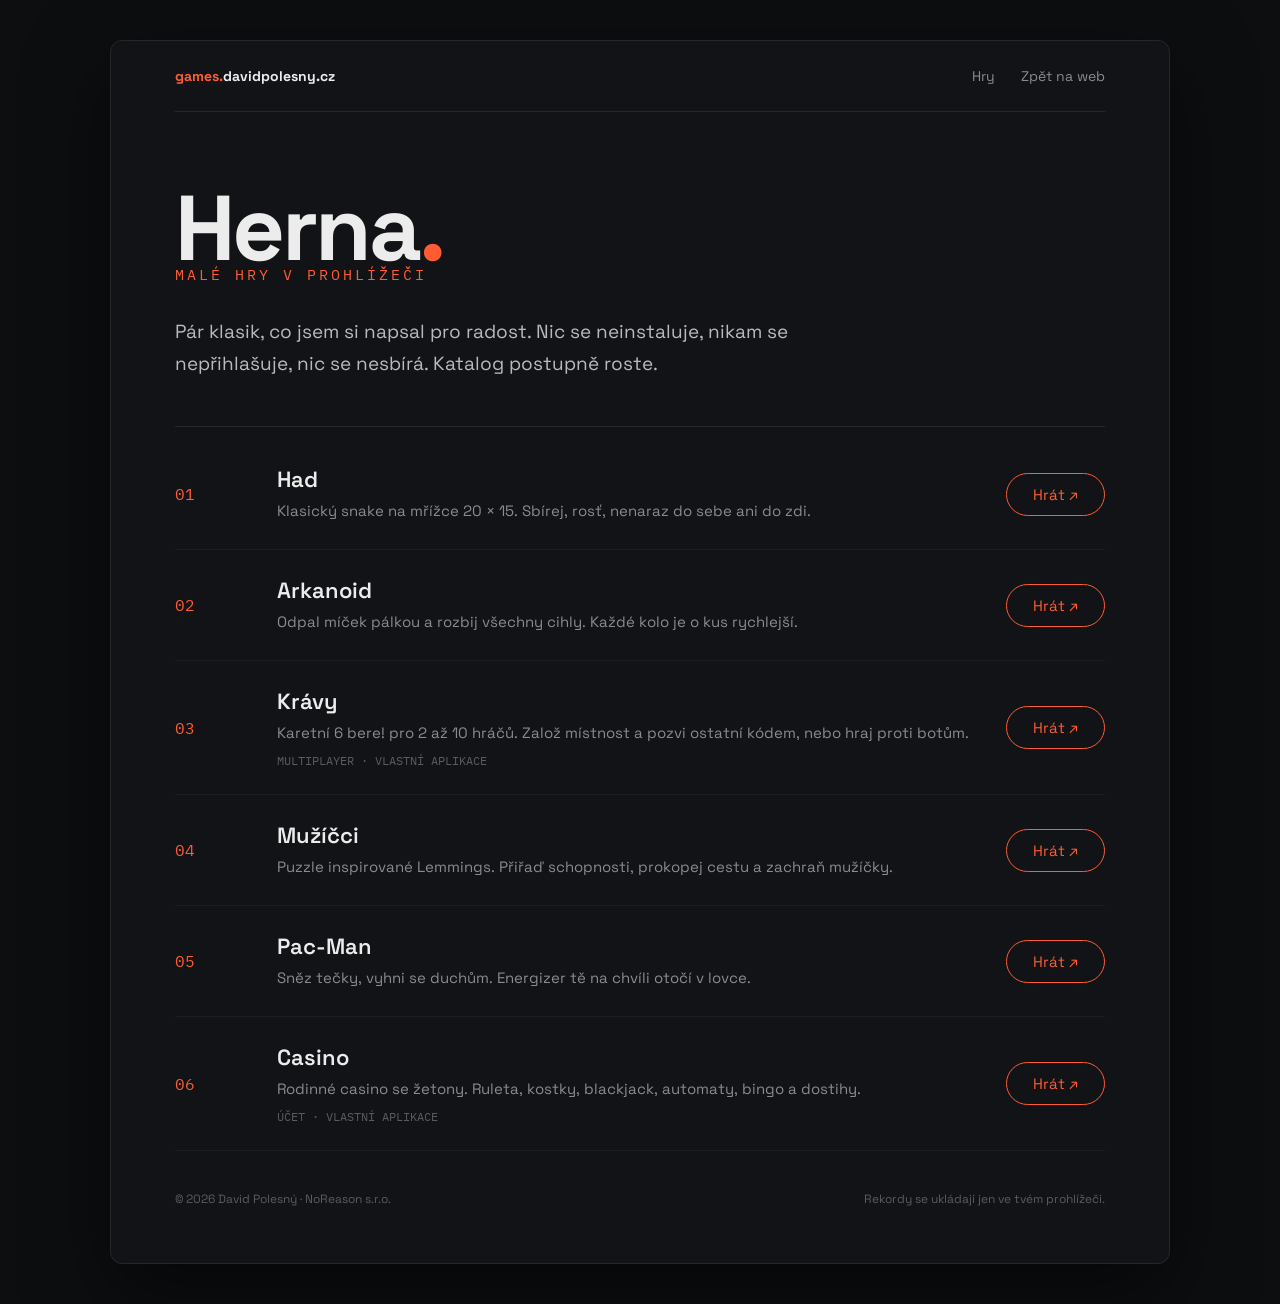
<file: index.html>
<!DOCTYPE html>
<html lang="cs">
<head>
<meta charset="utf-8">
<meta name="viewport" content="width=device-width, initial-scale=1">
<title>Herna — davidpolesny.cz</title>
<meta name="description" content="Malé hry v prohlížeči od Davida Polesného. Had, Arkanoid, Krávy, Mužíčci, Pac-Man a Casino.">
<meta name="theme-color" content="#0d0e10">
<link rel="canonical" href="https://games.davidpolesny.cz/">
<meta property="og:type" content="website">
<meta property="og:site_name" content="games.davidpolesny.cz">
<meta property="og:title" content="Herna — davidpolesny.cz">
<meta property="og:description" content="Malé hry v prohlížeči. Had, Arkanoid, Krávy, Mužíčci, Pac-Man a Casino.">
<meta property="og:url" content="https://games.davidpolesny.cz/">
<meta property="og:locale" content="cs_CZ">
<link rel="icon" href="/favicon.svg" type="image/svg+xml">
<link rel="preconnect" href="https://fonts.googleapis.com">
<link rel="preconnect" href="https://fonts.gstatic.com" crossorigin>
<link href="https://fonts.googleapis.com/css2?family=Space+Grotesk:wght@400;500;700&family=IBM+Plex+Mono:wght@400;500&display=swap" rel="stylesheet">
<link rel="stylesheet" href="/assets/site.css">
</head>
<body>
<div class="card">

  <header class="topbar">
    <span class="brand"><span>games.</span>davidpolesny.cz</span>
    <nav class="topnav">
      <a href="#hry">Hry</a>
      <a href="https://www.davidpolesny.cz/">Zpět na web</a>
    </nav>
  </header>

  <section class="hero">
    <div class="hero-title">
      <h1>Herna<span>.</span></h1>
      <div class="kicker">MALÉ HRY V PROHLÍŽEČI</div>
    </div>
    <p class="lede">Pár klasik, co jsem si napsal pro radost. Nic se neinstaluje, nikam se nepřihlašuje, nic se nesbírá. Katalog postupně roste.</p>
  </section>

  <section id="hry" class="catalog">

    <article class="game-row">
      <div class="game-num">01</div>
      <div class="game-body">
        <span class="game-name">Had</span>
        <span class="game-desc">Klasický snake na mřížce 20 × 15. Sbírej, rosť, nenaraz do sebe ani do zdi.</span>
        <span class="game-meta" data-best="had" hidden></span>
      </div>
      <div class="game-action"><a class="btn" href="/hry/had/">Hrát ↗</a></div>
    </article>

    <article class="game-row">
      <div class="game-num">02</div>
      <div class="game-body">
        <span class="game-name">Arkanoid</span>
        <span class="game-desc">Odpal míček pálkou a rozbij všechny cihly. Každé kolo je o kus rychlejší.</span>
        <span class="game-meta" data-best="arkanoid" hidden></span>
      </div>
      <div class="game-action"><a class="btn" href="/hry/arkanoid/">Hrát ↗</a></div>
    </article>

    <article class="game-row">
      <div class="game-num">03</div>
      <div class="game-body">
        <span class="game-name">Krávy</span>
        <span class="game-desc">Karetní 6 bere! pro 2 až 10 hráčů. Založ místnost a pozvi ostatní kódem, nebo hraj proti botům.</span>
        <span class="game-meta">MULTIPLAYER · VLASTNÍ APLIKACE</span>
      </div>
      <div class="game-action"><a class="btn" href="https://kravy.davidpolesny.cz/">Hrát ↗</a></div>
    </article>

    <article class="game-row">
      <div class="game-num">04</div>
      <div class="game-body">
        <span class="game-name">Mužíčci</span>
        <span class="game-desc">Puzzle inspirované Lemmings. Přiřaď schopnosti, prokopej cestu a zachraň mužíčky.</span>
        <span class="game-meta" data-best="muzici" hidden></span>
      </div>
      <div class="game-action"><a class="btn" href="/hry/muzici/">Hrát ↗</a></div>
    </article>

    <article class="game-row">
      <div class="game-num">05</div>
      <div class="game-body">
        <span class="game-name">Pac-Man</span>
        <span class="game-desc">Sněz tečky, vyhni se duchům. Energizer tě na chvíli otočí v lovce.</span>
        <span class="game-meta" data-best="pacman" hidden></span>
      </div>
      <div class="game-action"><a class="btn" href="/hry/pacman/">Hrát ↗</a></div>
    </article>

    <article class="game-row">
      <div class="game-num">06</div>
      <div class="game-body">
        <span class="game-name">Casino</span>
        <span class="game-desc">Rodinné casino se žetony. Ruleta, kostky, blackjack, automaty, bingo a dostihy.</span>
        <span class="game-meta">ÚČET · VLASTNÍ APLIKACE</span>
      </div>
      <div class="game-action"><a class="btn" href="https://casino.davidpolesny.cz/">Hrát ↗</a></div>
    </article>

  </section>

  <footer class="foot">
    <span>© 2026 David Polesný · NoReason s.r.o.</span>
    <span>Rekordy se ukládají jen ve tvém prohlížeči.</span>
  </footer>

</div>

<script>
/* Rekordy v katalogu — jen když v tomhle prohlížeči nějaké jsou. */
(function () {
  var rows = document.querySelectorAll('[data-best]');
  for (var i = 0; i < rows.length; i++) {
    var slug = rows[i].getAttribute('data-best');
    var best = 0;
    try { best = parseInt(localStorage.getItem('dp-games:' + slug + ':best'), 10) || 0; } catch (e) {}
    if (best > 0) {
      rows[i].textContent = 'TVŮJ REKORD ' + String(best).replace(/\B(?=(\d{3})+(?!\d))/g, ' ');
      rows[i].hidden = false;
    }
  }
})();
</script>
<script src="https://stats.davidpolesny.cz/beacon.js" defer></script>
</body>
</html>
</file>
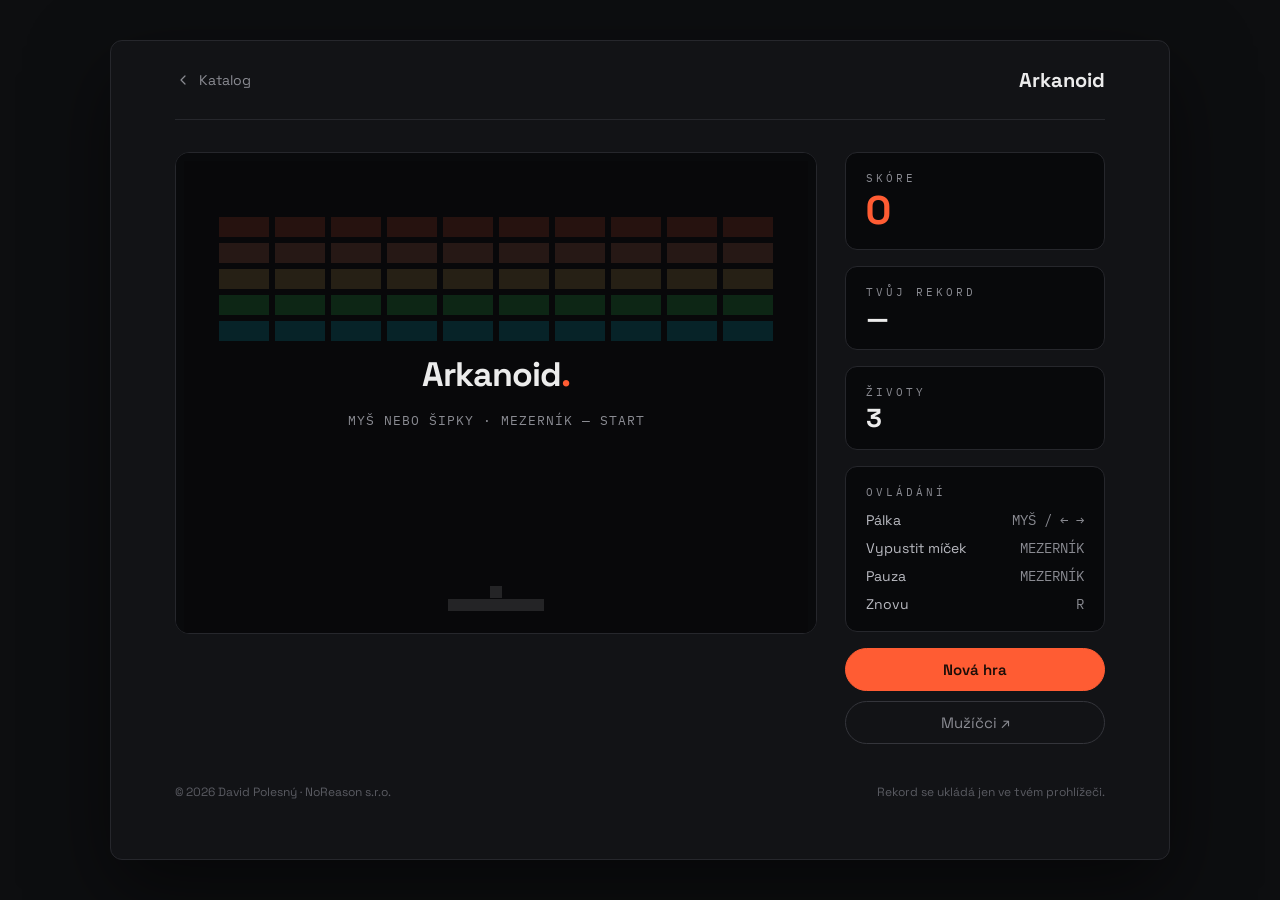
<file: hry/arkanoid/index.html>
<!DOCTYPE html>
<html lang="cs">
<head>
<meta charset="utf-8">
<meta name="viewport" content="width=device-width, initial-scale=1">
<title>Arkanoid — Herna davidpolesny.cz</title>
<meta name="description" content="Arkanoid (breakout) v prohlížeči. Odpal míček pálkou a rozbij všechny cihly.">
<meta name="theme-color" content="#0d0e10">
<link rel="canonical" href="https://games.davidpolesny.cz/hry/arkanoid/">
<link rel="icon" href="/favicon.svg" type="image/svg+xml">
<link rel="preconnect" href="https://fonts.googleapis.com">
<link rel="preconnect" href="https://fonts.gstatic.com" crossorigin>
<link href="https://fonts.googleapis.com/css2?family=Space+Grotesk:wght@400;500;700&family=IBM+Plex+Mono:wght@400;500&display=swap" rel="stylesheet">
<link rel="stylesheet" href="/assets/site.css">
</head>
<body>
<div class="card">

  <header class="game-head">
    <a class="back" href="/">
      <svg width="16" height="16" viewBox="0 0 24 24" fill="none" stroke="currentColor" stroke-width="1.8" stroke-linecap="round" stroke-linejoin="round"><path d="M15 18l-6-6 6-6"></path></svg>
      Katalog
    </a>
    <span class="game-title">Arkanoid</span>
  </header>

  <div class="stage">

    <div class="screen">
      <canvas id="screen" width="640" height="480" aria-label="Hrací plocha hry Arkanoid"></canvas>
      <div class="overlay" id="overlay">
        <div class="overlay-title" data-overlay-title></div>
        <div class="overlay-sub" data-overlay-sub></div>
      </div>
    </div>

    <div class="side">

      <div class="stat">
        <span class="stat-label">SKÓRE</span>
        <span class="stat-value" id="score">0</span>
      </div>

      <div class="stat">
        <span class="stat-label">TVŮJ REKORD</span>
        <span class="stat-value is-small" id="best">—</span>
      </div>

      <div class="stat">
        <span class="stat-label">ŽIVOTY</span>
        <span class="stat-value is-small" id="lives">3</span>
      </div>

      <div class="keys">
        <span class="stat-label">OVLÁDÁNÍ</span>
        <div class="keys-list">
          <span class="keys-row"><span>Pálka</span><b>MYŠ / ← →</b></span>
          <span class="keys-row"><span>Vypustit míček</span><b>MEZERNÍK</b></span>
          <span class="keys-row"><span>Pauza</span><b>MEZERNÍK</b></span>
          <span class="keys-row"><span>Znovu</span><b>R</b></span>
        </div>
      </div>

      <div class="dpad" id="dpad">
        <button class="up" type="button" data-dir="up" aria-label="Vypustit míček">↑</button>
        <button class="left" type="button" data-dir="left" aria-label="Doleva">←</button>
        <button class="right" type="button" data-dir="right" aria-label="Doprava">→</button>
      </div>

      <div class="side-actions">
        <button class="btn btn-solid" type="button" id="btn-new">Nová hra</button>
        <a class="btn btn-quiet" href="/hry/muzici/">Mužíčci ↗</a>
      </div>

    </div>
  </div>

  <footer class="foot">
    <span>© 2026 David Polesný · NoReason s.r.o.</span>
    <span>Rekord se ukládá jen ve tvém prohlížeči.</span>
  </footer>

</div>

<script src="/assets/arcade.js"></script>
<script src="arkanoid.js"></script>
</body>
</html>
</file>
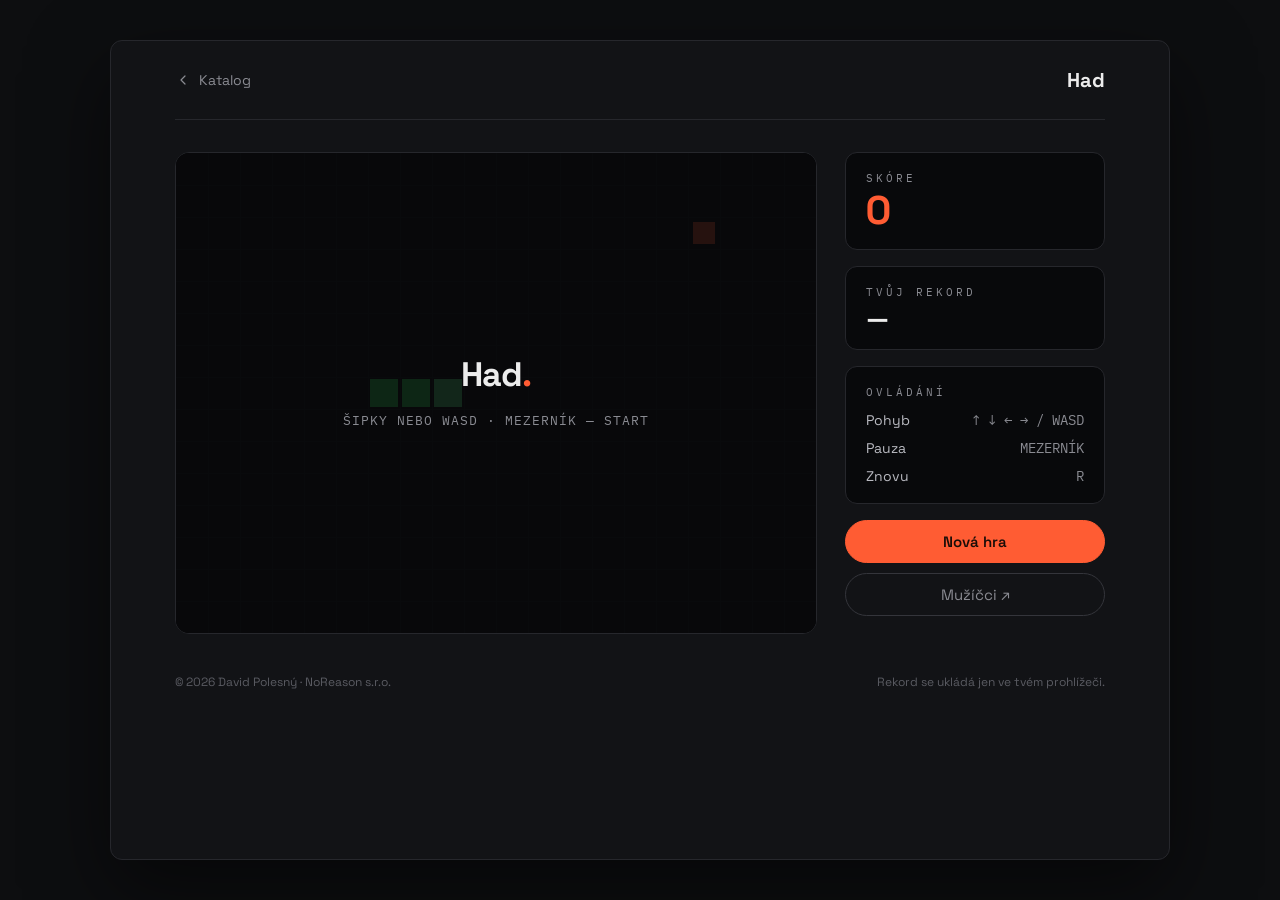
<file: hry/had/index.html>
<!DOCTYPE html>
<html lang="cs">
<head>
<meta charset="utf-8">
<meta name="viewport" content="width=device-width, initial-scale=1">
<title>Had — Herna davidpolesny.cz</title>
<meta name="description" content="Klasický had (snake) v prohlížeči. Šipky nebo WASD, na mobilu swipe.">
<meta name="theme-color" content="#0d0e10">
<link rel="canonical" href="https://games.davidpolesny.cz/hry/had/">
<link rel="icon" href="/favicon.svg" type="image/svg+xml">
<link rel="preconnect" href="https://fonts.googleapis.com">
<link rel="preconnect" href="https://fonts.gstatic.com" crossorigin>
<link href="https://fonts.googleapis.com/css2?family=Space+Grotesk:wght@400;500;700&family=IBM+Plex+Mono:wght@400;500&display=swap" rel="stylesheet">
<link rel="stylesheet" href="/assets/site.css">
</head>
<body>
<div class="card">

  <header class="game-head">
    <a class="back" href="/">
      <svg width="16" height="16" viewBox="0 0 24 24" fill="none" stroke="currentColor" stroke-width="1.8" stroke-linecap="round" stroke-linejoin="round"><path d="M15 18l-6-6 6-6"></path></svg>
      Katalog
    </a>
    <span class="game-title">Had</span>
  </header>

  <div class="stage">

    <div class="screen">
      <canvas id="screen" width="640" height="480" aria-label="Hrací plocha hry Had"></canvas>
      <div class="overlay" id="overlay">
        <div class="overlay-title" data-overlay-title></div>
        <div class="overlay-sub" data-overlay-sub></div>
      </div>
    </div>

    <div class="side">

      <div class="stat">
        <span class="stat-label">SKÓRE</span>
        <span class="stat-value" id="score">0</span>
      </div>

      <div class="stat">
        <span class="stat-label">TVŮJ REKORD</span>
        <span class="stat-value is-small" id="best">—</span>
      </div>

      <div class="keys">
        <span class="stat-label">OVLÁDÁNÍ</span>
        <div class="keys-list">
          <span class="keys-row"><span>Pohyb</span><b>↑ ↓ ← → / WASD</b></span>
          <span class="keys-row"><span>Pauza</span><b>MEZERNÍK</b></span>
          <span class="keys-row"><span>Znovu</span><b>R</b></span>
        </div>
      </div>

      <div class="dpad" id="dpad">
        <button class="up" type="button" data-dir="up" aria-label="Nahoru">↑</button>
        <button class="left" type="button" data-dir="left" aria-label="Doleva">←</button>
        <button class="down" type="button" data-dir="down" aria-label="Dolů">↓</button>
        <button class="right" type="button" data-dir="right" aria-label="Doprava">→</button>
      </div>

      <div class="side-actions">
        <button class="btn btn-solid" type="button" id="btn-new">Nová hra</button>
        <a class="btn btn-quiet" href="/hry/muzici/">Mužíčci ↗</a>
      </div>

    </div>
  </div>

  <footer class="foot">
    <span>© 2026 David Polesný · NoReason s.r.o.</span>
    <span>Rekord se ukládá jen ve tvém prohlížeči.</span>
  </footer>

</div>

<script src="/assets/arcade.js"></script>
<script src="had.js"></script>
</body>
</html>
</file>
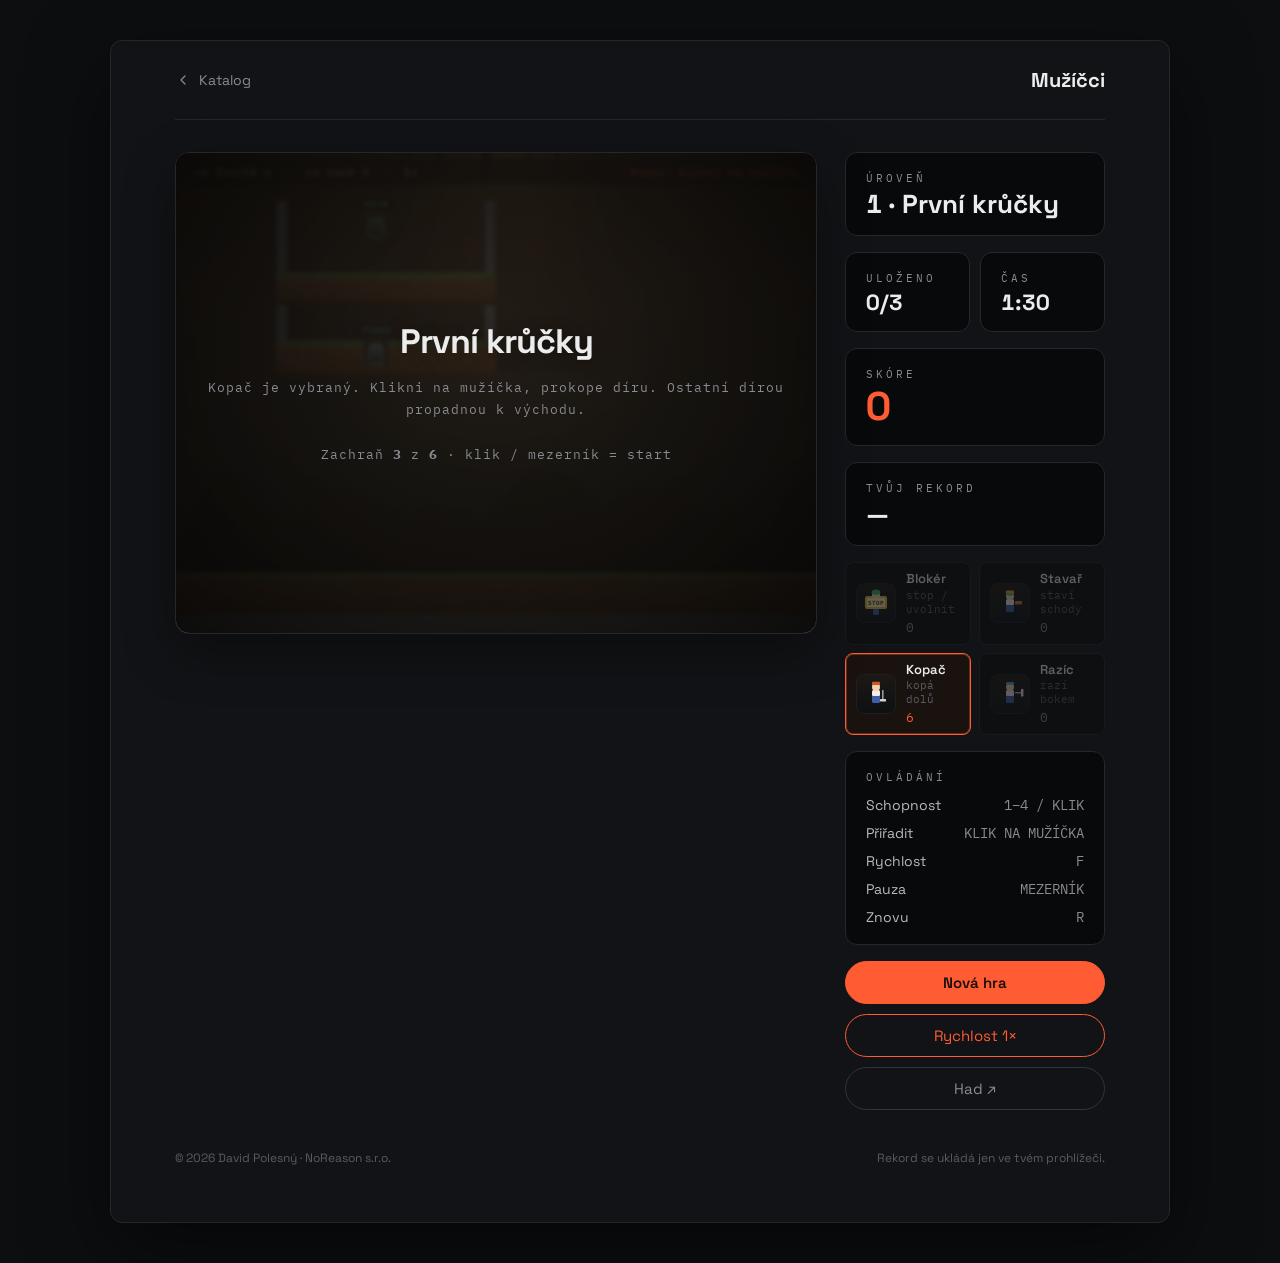
<file: hry/muzici/index.html>
<!DOCTYPE html>
<html lang="cs">
<head>
<meta charset="utf-8">
<meta name="viewport" content="width=device-width, initial-scale=1">
<title>Mužíčci — Herna davidpolesny.cz</title>
<meta name="description" content="Mužíčci — puzzle inspirované Lemmings. Přiřaď schopnosti, prokopej cestu a zachraň mužíčky.">
<meta name="theme-color" content="#0d0e10">
<link rel="canonical" href="https://games.davidpolesny.cz/hry/muzici/">
<link rel="icon" href="/favicon.svg" type="image/svg+xml">
<link rel="preconnect" href="https://fonts.googleapis.com">
<link rel="preconnect" href="https://fonts.gstatic.com" crossorigin>
<link href="https://fonts.googleapis.com/css2?family=Space+Grotesk:wght@400;500;700&family=IBM+Plex+Mono:wght@400;500&display=swap" rel="stylesheet">
<link rel="stylesheet" href="/assets/site.css">
<link rel="stylesheet" href="muzici.css?v=7">
</head>
<body>
<div class="card">

  <header class="game-head">
    <a class="back" href="/">
      <svg width="16" height="16" viewBox="0 0 24 24" fill="none" stroke="currentColor" stroke-width="1.8" stroke-linecap="round" stroke-linejoin="round"><path d="M15 18l-6-6 6-6"></path></svg>
      Katalog
    </a>
    <span class="game-title">Mužíčci</span>
  </header>

  <div class="stage">

    <div class="screen">
      <canvas id="screen" width="640" height="480" aria-label="Hrací plocha hry Mužíčci"></canvas>
      <div class="overlay" id="overlay">
        <div class="overlay-title" data-overlay-title></div>
        <div class="overlay-sub" data-overlay-sub></div>
      </div>
    </div>

    <div class="side">

      <div class="stat">
        <span class="stat-label">ÚROVEŇ</span>
        <span class="stat-value is-small" id="level-name">1</span>
      </div>

      <div class="stat-row">
        <div class="stat is-compact">
          <span class="stat-label">ULOŽENO</span>
          <span class="stat-value is-small" id="saved">0/5</span>
        </div>
        <div class="stat is-compact">
          <span class="stat-label">ČAS</span>
          <span class="stat-value is-small" id="time">2:00</span>
        </div>
      </div>

      <div class="stat">
        <span class="stat-label">SKÓRE</span>
        <span class="stat-value" id="score">0</span>
      </div>

      <div class="stat">
        <span class="stat-label">TVŮJ REKORD</span>
        <span class="stat-value is-small" id="best">—</span>
      </div>

      <div class="skills" id="skills" role="toolbar" aria-label="Schopnosti">
        <button type="button" class="skill" data-skill="blocker" aria-pressed="false">
          <span class="skill-art" aria-hidden="true">
            <svg viewBox="0 0 32 32" width="32" height="32" fill="none"><rect x="5" y="9" width="22" height="13" rx="2" fill="#E8B84A"/><rect x="7" y="11" width="18" height="9" rx="1" fill="#FFF1B8"/><text x="16" y="18" text-anchor="middle" font-size="6" font-family="IBM Plex Mono, monospace" font-weight="700" fill="#5A3A08">STOP</text><rect x="13" y="22" width="6" height="6" rx="1" fill="#3E5FA8"/><circle cx="16" cy="8" r="4" fill="#F3D0AE"/><ellipse cx="16" cy="5.2" rx="4.2" ry="2.6" fill="#3BB85A"/></svg>
          </span>
          <span class="skill-meta">
            <span class="skill-name">Blokér</span>
            <span class="skill-hint">stop / uvolnit</span>
            <span class="skill-count" data-count>0</span>
          </span>
        </button>
        <button type="button" class="skill" data-skill="builder" aria-pressed="false">
          <span class="skill-art" aria-hidden="true">
            <svg viewBox="0 0 32 32" width="32" height="32" fill="none"><rect x="12" y="16" width="8" height="9" rx="1.5" fill="#3E5FA8"/><rect x="12" y="12" width="8" height="6" rx="1.5" fill="#F3EEE4"/><circle cx="16" cy="9" r="4" fill="#F3D0AE"/><ellipse cx="16" cy="6.2" rx="4.2" ry="2.4" fill="#3BB85A"/><rect x="12" y="3.5" width="8" height="3" rx="1" fill="#E8A030"/><rect x="21" y="14" width="7" height="3.5" rx="0.8" fill="#C47840"/></svg>
          </span>
          <span class="skill-meta">
            <span class="skill-name">Stavař</span>
            <span class="skill-hint">staví schody</span>
            <span class="skill-count" data-count>0</span>
          </span>
        </button>
        <button type="button" class="skill" data-skill="digger" aria-pressed="false">
          <span class="skill-art" aria-hidden="true">
            <svg viewBox="0 0 32 32" width="32" height="32" fill="none"><rect x="12" y="16" width="8" height="9" rx="1.5" fill="#3E5FA8"/><rect x="12" y="12" width="8" height="6" rx="1.5" fill="#F3EEE4"/><circle cx="16" cy="9" r="4" fill="#F3D0AE"/><rect x="12" y="3.8" width="8" height="3.2" rx="1" fill="#C45C2A"/><rect x="22" y="12" width="1.6" height="10" rx="0.6" fill="#9A9A9A"/><rect x="20" y="21" width="6" height="2.6" rx="0.6" fill="#D4D4D4"/></svg>
          </span>
          <span class="skill-meta">
            <span class="skill-name">Kopač</span>
            <span class="skill-hint">kopá dolů</span>
            <span class="skill-count" data-count>0</span>
          </span>
        </button>
        <button type="button" class="skill" data-skill="basher" aria-pressed="false">
          <span class="skill-art" aria-hidden="true">
            <svg viewBox="0 0 32 32" width="32" height="32" fill="none"><rect x="12" y="16" width="8" height="9" rx="1.5" fill="#3E5FA8"/><rect x="12" y="12" width="8" height="6" rx="1.5" fill="#F3EEE4"/><circle cx="16" cy="9" r="4" fill="#F3D0AE"/><rect x="12" y="4" width="8" height="2.8" rx="1" fill="#4A9AD8"/><rect x="21" y="14" width="8" height="1.6" rx="0.6" fill="#A8B0B8"/><rect x="27" y="11" width="2.4" height="7.5" rx="0.6" fill="#E8ECF0"/></svg>
          </span>
          <span class="skill-meta">
            <span class="skill-name">Razíc</span>
            <span class="skill-hint">razí bokem</span>
            <span class="skill-count" data-count>0</span>
          </span>
        </button>
      </div>

      <div class="keys">
        <span class="stat-label">OVLÁDÁNÍ</span>
        <div class="keys-list">
          <span class="keys-row"><span>Schopnost</span><b>1–4 / KLIK</b></span>
          <span class="keys-row"><span>Přiřadit</span><b>KLIK NA MUŽÍČKA</b></span>
          <span class="keys-row"><span>Rychlost</span><b>F</b></span>
          <span class="keys-row"><span>Pauza</span><b>MEZERNÍK</b></span>
          <span class="keys-row"><span>Znovu</span><b>R</b></span>
        </div>
      </div>

      <div class="side-actions">
        <button class="btn btn-solid" type="button" id="btn-new">Nová hra</button>
        <button class="btn" type="button" id="btn-speed">Rychlost 1×</button>
        <a class="btn btn-quiet" href="/hry/had/">Had ↗</a>
      </div>

    </div>
  </div>

  <footer class="foot">
    <span>© 2026 David Polesný · NoReason s.r.o.</span>
    <span>Rekord se ukládá jen ve tvém prohlížeči.</span>
  </footer>

</div>

<script src="/assets/arcade.js"></script>
<script src="levels.js?v=27"></script>
<script src="muzici.js?v=27"></script>
</body>
</html>
</file>
<file: assets/site.css>
/* games.davidpolesny.cz — sdílený design
   Vychází z davidpolesny.cz: stejné barvy, písma, rádiusy a karta. */

:root {
  --bg: #0d0e10;
  --panel: #121316;
  --screen: #08090b;
  --line: #26272c;
  --line-soft: #1d1e22;
  --line-dash: #34353b;
  --text: #ececec;
  --body: #b9bac1;
  --muted: #8a8b92;
  --dim: #5a5b62;
  --acc: #ff5c33;
  --acc-hover: #ff8a66;
  --acc-ink: #1a0d08;
  --radius: 12px;
  --sans: 'Space Grotesk', system-ui, -apple-system, sans-serif;
  --mono: 'IBM Plex Mono', ui-monospace, 'Cascadia Mono', monospace;
}

* { box-sizing: border-box; }

body {
  margin: 0;
  background: var(--bg);
  color: var(--text);
  font-family: var(--sans);
  min-height: 100vh;
  display: flex;
  justify-content: center;
  padding: 40px 20px;
}

a { color: var(--acc); text-decoration: none; }
a:hover { color: var(--acc-hover); }
::selection { background: var(--acc); color: var(--acc-ink); }

@keyframes fadeUp {
  from { opacity: 0; transform: translateY(16px); }
  to { opacity: 1; transform: none; }
}

.card {
  width: 100%;
  max-width: 1060px;
  background: var(--panel);
  border: 1px solid var(--line);
  border-radius: var(--radius);
  padding: 0 64px 56px;
  box-shadow: 0 30px 80px rgba(0, 0, 0, .5);
}

/* --- hlavička --- */

.topbar {
  display: flex;
  justify-content: space-between;
  align-items: center;
  padding: 26px 0;
  border-bottom: 1px solid var(--line);
  font-size: 14px;
  color: var(--muted);
  gap: 16px;
}

.brand { color: var(--text); font-weight: 700; }
.brand span { color: var(--acc); }

.topnav { display: flex; gap: 26px; align-items: center; }
.topnav a { color: var(--muted); }
.topnav a:hover { color: var(--text); }

/* --- hero --- */

.hero { padding: 70px 0 46px; animation: fadeUp .6s ease both; }

.hero-title {
  display: inline-flex;
  flex-direction: column;
}

.hero h1 {
  font-size: 92px;
  font-weight: 700;
  line-height: 1.02;
  letter-spacing: -3px;
  margin: 0;
}
.hero h1 span { color: var(--acc); }

.kicker {
  color: var(--acc);
  font-size: 15px;
  letter-spacing: 3px;
  margin-top: -9px;
  font-family: var(--mono);
  line-height: 1;
}

.lede {
  max-width: 620px;
  font-size: 19px;
  line-height: 1.7;
  color: var(--body);
  margin: 34px 0 0;
}

/* --- katalog her --- */

.catalog {
  border-top: 1px solid var(--line);
  padding-top: 12px;
  animation: fadeUp .6s .15s ease both;
}

.game-row {
  display: grid;
  grid-template-columns: 70px 1fr auto;
  column-gap: 32px;
  align-items: center;
  padding: 26px 0;
  border-bottom: 1px solid var(--line-soft);
}

.game-num {
  color: var(--acc);
  font-family: var(--mono);
  font-size: 16px;
}

.game-body { display: flex; flex-direction: column; gap: 6px; min-width: 0; }
.game-name { font-weight: 600; font-size: 22px; color: var(--text); }
.game-desc { color: var(--muted); font-size: 15px; line-height: 1.6; }

.game-meta {
  font-family: var(--mono);
  font-size: 12px;
  color: var(--dim);
  margin-top: 2px;
}
.game-meta[hidden] { display: none; }

.game-action { display: flex; justify-content: flex-end; }

.btn {
  display: inline-block;
  border: 1px solid var(--acc);
  color: var(--acc);
  padding: 11px 26px;
  border-radius: 100px;
  font-size: 15px;
  font-family: var(--sans);
  background: none;
  cursor: pointer;
  transition: background .2s ease, color .2s ease;
  white-space: nowrap;
}
.btn:hover { background: var(--acc); color: var(--acc-ink); }

.btn-solid { background: var(--acc); color: var(--acc-ink); font-weight: 600; }
.btn-solid:hover { background: var(--acc-hover); border-color: var(--acc-hover); color: var(--acc-ink); }

.btn-quiet { border-color: var(--line-dash); color: var(--muted); }
.btn-quiet:hover { background: none; border-color: var(--muted); color: var(--text); }

.game-row.is-empty .game-num { color: var(--line-dash); }
.game-row.is-empty .game-name { color: var(--dim); }
.game-row.is-empty .game-desc { color: var(--dim); }

.tag {
  border: 1px solid var(--line-dash);
  color: var(--dim);
  padding: 9px 22px;
  border-radius: 100px;
  font-size: 14px;
  white-space: nowrap;
}

/* --- pata --- */

.foot {
  margin-top: 40px;
  font-size: 12px;
  color: var(--dim);
  display: flex;
  justify-content: space-between;
  gap: 16px;
  flex-wrap: wrap;
}

/* --- herní stránka --- */

.game-head {
  display: flex;
  justify-content: space-between;
  align-items: center;
  padding: 26px 0;
  border-bottom: 1px solid var(--line);
  gap: 16px;
  flex-wrap: wrap;
}

.back {
  display: inline-flex;
  align-items: center;
  gap: 8px;
  color: var(--muted);
  font-size: 14px;
}
.back:hover { color: var(--text); }
.back svg { flex: none; }

.game-title { font-size: 20px; font-weight: 700; color: var(--text); }

.stage {
  display: grid;
  grid-template-columns: minmax(0, 1fr) 260px;
  gap: 28px;
  padding: 32px 0 0;
  align-items: start;
  animation: fadeUp .6s ease both;
}

.screen {
  position: relative;
  background: var(--screen);
  border: 1px solid var(--line);
  border-radius: 14px;
  overflow: hidden;
}

.screen canvas {
  display: block;
  width: 100%;
  height: auto;
  touch-action: none;
}

.overlay {
  position: absolute;
  inset: 0;
  display: flex;
  flex-direction: column;
  align-items: center;
  justify-content: center;
  gap: 14px;
  background: rgba(8, 9, 11, .88);
  text-align: center;
  padding: 24px;
}
.overlay[hidden] { display: none; }

.overlay-title {
  font-size: 34px;
  font-weight: 700;
  letter-spacing: -1px;
}
.overlay-title span { color: var(--acc); }

.overlay-sub {
  font-family: var(--mono);
  font-size: 13px;
  color: var(--muted);
  letter-spacing: 1px;
  line-height: 1.7;
}

.side { display: flex; flex-direction: column; gap: 16px; }

.stat {
  background: var(--screen);
  border: 1px solid var(--line);
  border-radius: var(--radius);
  padding: 18px 20px;
  display: flex;
  flex-direction: column;
  gap: 6px;
}

.stat-label {
  font-family: var(--mono);
  font-size: 11px;
  letter-spacing: 3px;
  color: var(--muted);
}

.stat-value {
  font-size: 40px;
  font-weight: 700;
  line-height: 1;
  color: var(--acc);
  font-variant-numeric: tabular-nums;
}

.stat-value.is-small { font-size: 26px; color: var(--text); }

.keys {
  background: var(--screen);
  border: 1px solid var(--line);
  border-radius: var(--radius);
  padding: 18px 20px;
  display: flex;
  flex-direction: column;
  gap: 12px;
}

.keys-list { display: flex; flex-direction: column; gap: 10px; }

.keys-row {
  display: flex;
  justify-content: space-between;
  gap: 12px;
  font-size: 14px;
  color: var(--body);
}
.keys-row b { font-family: var(--mono); font-weight: 400; color: var(--muted); }

.side-actions { display: flex; flex-direction: column; gap: 10px; }
.side-actions .btn { text-align: center; }

/* dotykové ovládání — jen na malých displejích */
.dpad { display: none; }

/* --- responzivita --- */

@media (max-width: 900px) {
  .stage { grid-template-columns: minmax(0, 1fr); }
  .side { flex-direction: row; flex-wrap: wrap; }
  .stat { flex: 1 1 140px; }
  .keys { flex: 1 1 100%; }
  .side-actions { flex: 1 1 100%; flex-direction: row; }
  .side-actions .btn { flex: 1; }
}

@media (max-width: 820px) {
  .card { padding: 0 28px 44px; }
  .hero h1 { font-size: 64px; letter-spacing: -2px; }
}

@media (max-width: 620px) {
  .game-row { grid-template-columns: 44px 1fr; row-gap: 14px; column-gap: 16px; }
  .game-action { grid-column: 2; justify-content: flex-start; }
  .keys { display: none; }
  .dpad {
    display: grid;
    grid-template-columns: repeat(3, 64px);
    grid-template-rows: repeat(2, 64px);
    gap: 8px;
    justify-content: center;
    flex: 1 1 100%;
  }
  .dpad button {
    background: var(--screen);
    border: 1px solid var(--line-dash);
    border-radius: 10px;
    color: var(--muted);
    font-size: 20px;
    cursor: pointer;
    -webkit-tap-highlight-color: transparent;
  }
  .dpad button:active { background: var(--acc); color: var(--acc-ink); border-color: var(--acc); }
  .dpad .up { grid-column: 2; grid-row: 1; }
  .dpad .left { grid-column: 1; grid-row: 2; }
  .dpad .down { grid-column: 2; grid-row: 2; }
  .dpad .right { grid-column: 3; grid-row: 2; }
}

@media (max-width: 520px) {
  body { padding: 20px 12px; }
  .card { padding: 0 20px 36px; }
  .hero { padding: 48px 0 36px; }
  .hero h1 { font-size: 44px; letter-spacing: -1.5px; }
  .lede { font-size: 17px; }
  .topnav { gap: 16px; }
}

@media (prefers-reduced-motion: reduce) {
  * { animation: none !important; transition: none !important; }
}
</file>
<file: hry/muzici/muzici.css>
/* Mužíčci — lokální doplňky k site.css */

.screen {
  box-shadow:
    inset 0 0 0 1px rgba(255, 255, 255, .04),
    0 18px 50px rgba(0, 0, 0, .35);
}

.overlay {
  background: radial-gradient(ellipse at 50% 40%, rgba(32, 26, 20, .82), rgba(8, 7, 6, .94));
  backdrop-filter: blur(2px);
}

.overlay-title {
  text-shadow: 0 2px 18px rgba(0, 0, 0, .45);
}

.stat-row {
  display: flex;
  gap: 10px;
}

.stat.is-compact {
  flex: 1;
  min-width: 0;
}

.stat.is-compact .stat-value {
  font-size: 22px;
}

.skills {
  display: grid;
  grid-template-columns: 1fr 1fr;
  gap: 8px;
}

.skill {
  display: flex;
  flex-direction: row;
  align-items: center;
  gap: 10px;
  padding: 8px 10px;
  background: var(--screen);
  border: 1px solid var(--line);
  border-radius: 8px;
  color: var(--text);
  font-family: var(--sans);
  cursor: pointer;
  text-align: left;
  transition: border-color .15s ease, background .15s ease, transform .12s ease;
}

.skill:hover:not(:disabled) {
  border-color: var(--acc);
  transform: translateY(-1px);
}

.skill[aria-pressed="true"] {
  border-color: var(--acc);
  background: #1a120e;
  box-shadow: inset 0 0 0 1px rgba(255, 92, 51, .35);
}

.skill:disabled {
  opacity: .35;
  cursor: default;
}

.skill-art {
  flex: 0 0 auto;
  width: 40px;
  height: 40px;
  display: grid;
  place-items: center;
  background: linear-gradient(180deg, #1c1814, #0e1012);
  border: 1px solid var(--line-soft);
  border-radius: 8px;
}

.skill-art svg {
  display: block;
}

.skill-meta {
  display: flex;
  flex-direction: column;
  gap: 1px;
  min-width: 0;
}

.skill-name {
  font-size: 13px;
  font-weight: 600;
  line-height: 1.2;
}

.skill-hint {
  font-size: 11px;
  color: var(--dim);
  font-family: var(--mono);
}

.skill-count {
  font-family: var(--mono);
  font-size: 13px;
  color: var(--muted);
  margin-top: 2px;
}

.skill[aria-pressed="true"] .skill-count {
  color: var(--acc);
}

#screen {
  cursor: crosshair;
  image-rendering: auto;
}

@media (max-width: 860px) {
  .skills {
    flex: 1 1 100%;
    grid-template-columns: repeat(2, 1fr);
  }

  .skill {
    padding: 8px;
  }

  .skill-hint {
    display: none;
  }
}

@media (prefers-reduced-transparency: reduce) {
  .overlay {
    backdrop-filter: none;
    background: rgba(10, 9, 8, .94);
  }
}
</file>
